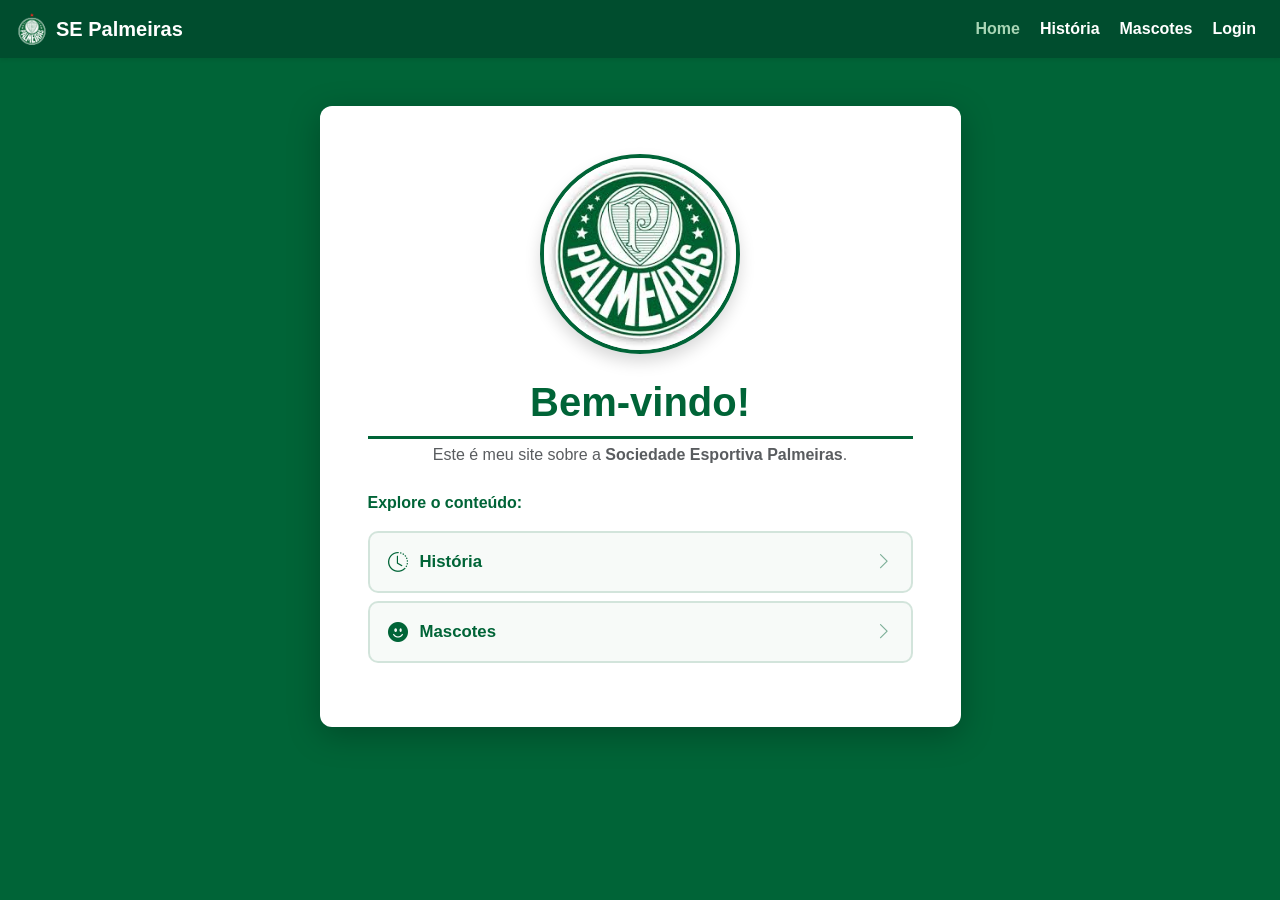
<file: index.html>
<!DOCTYPE html>
<html lang="pt-br">
  <head>
    <meta charset="UTF-8" />
    <meta name="viewport" content="width=device-width, initial-scale=1.0" />
    <title>Home – Palmeiras</title>
    <link rel="shortcut icon" href="Assets/logo-palmeiras-star.webp" />
    <link
      rel="stylesheet"
      href="https://cdn.jsdelivr.net/npm/bootstrap@5.3.3/dist/css/bootstrap.min.css"
    />
    <link
      rel="stylesheet"
      href="https://cdn.jsdelivr.net/npm/bootstrap-icons@1.11.3/font/bootstrap-icons.min.css"
    />
    <link rel="stylesheet" href="styles.css" />
  </head>

  <body>
    <nav class="navbar navbar-expand-md navbar-palmeiras shadow-sm">
      <div class="container-fluid px-3">
        <a class="navbar-brand d-flex align-items-center gap-2" href="index.html">
          <img
            src="Assets/logo-palmeiras-star.webp"
            alt="Logo Palmeiras"
            width="32"
            height="32"
          />
          <span>SE Palmeiras</span>
        </a>
        <button
          class="navbar-toggler"
          type="button"
          data-bs-toggle="collapse"
          data-bs-target="#mainNav"
          aria-label="Abrir menu"
        >
          <span class="navbar-toggler-icon"></span>
        </button>
        <div class="collapse navbar-collapse" id="mainNav">
          <ul class="navbar-nav ms-auto gap-1">
            <li class="nav-item"><a class="nav-link active" href="index.html">Home</a></li>
            <li class="nav-item"><a class="nav-link" href="historia.html">História</a></li>
            <li class="nav-item"><a class="nav-link" href="mascotes.html">Mascotes</a></li>
            <li class="nav-item"><a class="nav-link" href="login.html">Login</a></li>
          </ul>
        </div>
      </div>
    </nav>
    <div class="container py-5">
      <div class="row justify-content-center">
        <div class="col-12 col-lg-7">
          <div class="page-card p-4 p-md-5 text-center">
            <img
              src="Assets/escudo.jpg"
              alt="Escudo do Palmeiras"
              class="img-fluid mb-4 rounded-circle shadow"
              style="max-width: 200px; border: 4px solid #006437;"
            />

            <h1 class="page-title fw-bold mb-1">Bem-vindo!</h1>
            <p class="text-muted mb-4">
              Este é meu site sobre a
              <strong>Sociedade Esportiva Palmeiras</strong>.
            </p>

            <p class="fw-semibold text-start mb-3" style="color:#006437">
              Explore o conteúdo:
            </p>

            <ul class="list-unstyled nav-list d-flex flex-column gap-2">
              <li>
                <a href="historia.html" class="nav-item-link">
                  <i class="bi bi-clock-history fs-5"></i>
                  História
                  <span class="nav-arrow"><i class="bi bi-chevron-right"></i></span>
                </a>
              </li>
                <a href="mascotes.html" class="nav-item-link">
                  <i class="bi bi-emoji-smile-fill fs-5"></i>
                  Mascotes
                  <span class="nav-arrow"><i class="bi bi-chevron-right"></i></span>
                </a>
              </li>
            </ul>
          </div>
        </div>
      </div>
    </div>

    <script src="https://cdn.jsdelivr.net/npm/bootstrap@5.3.3/dist/js/bootstrap.bundle.min.js"></script>
  </body>
</html>
</file>
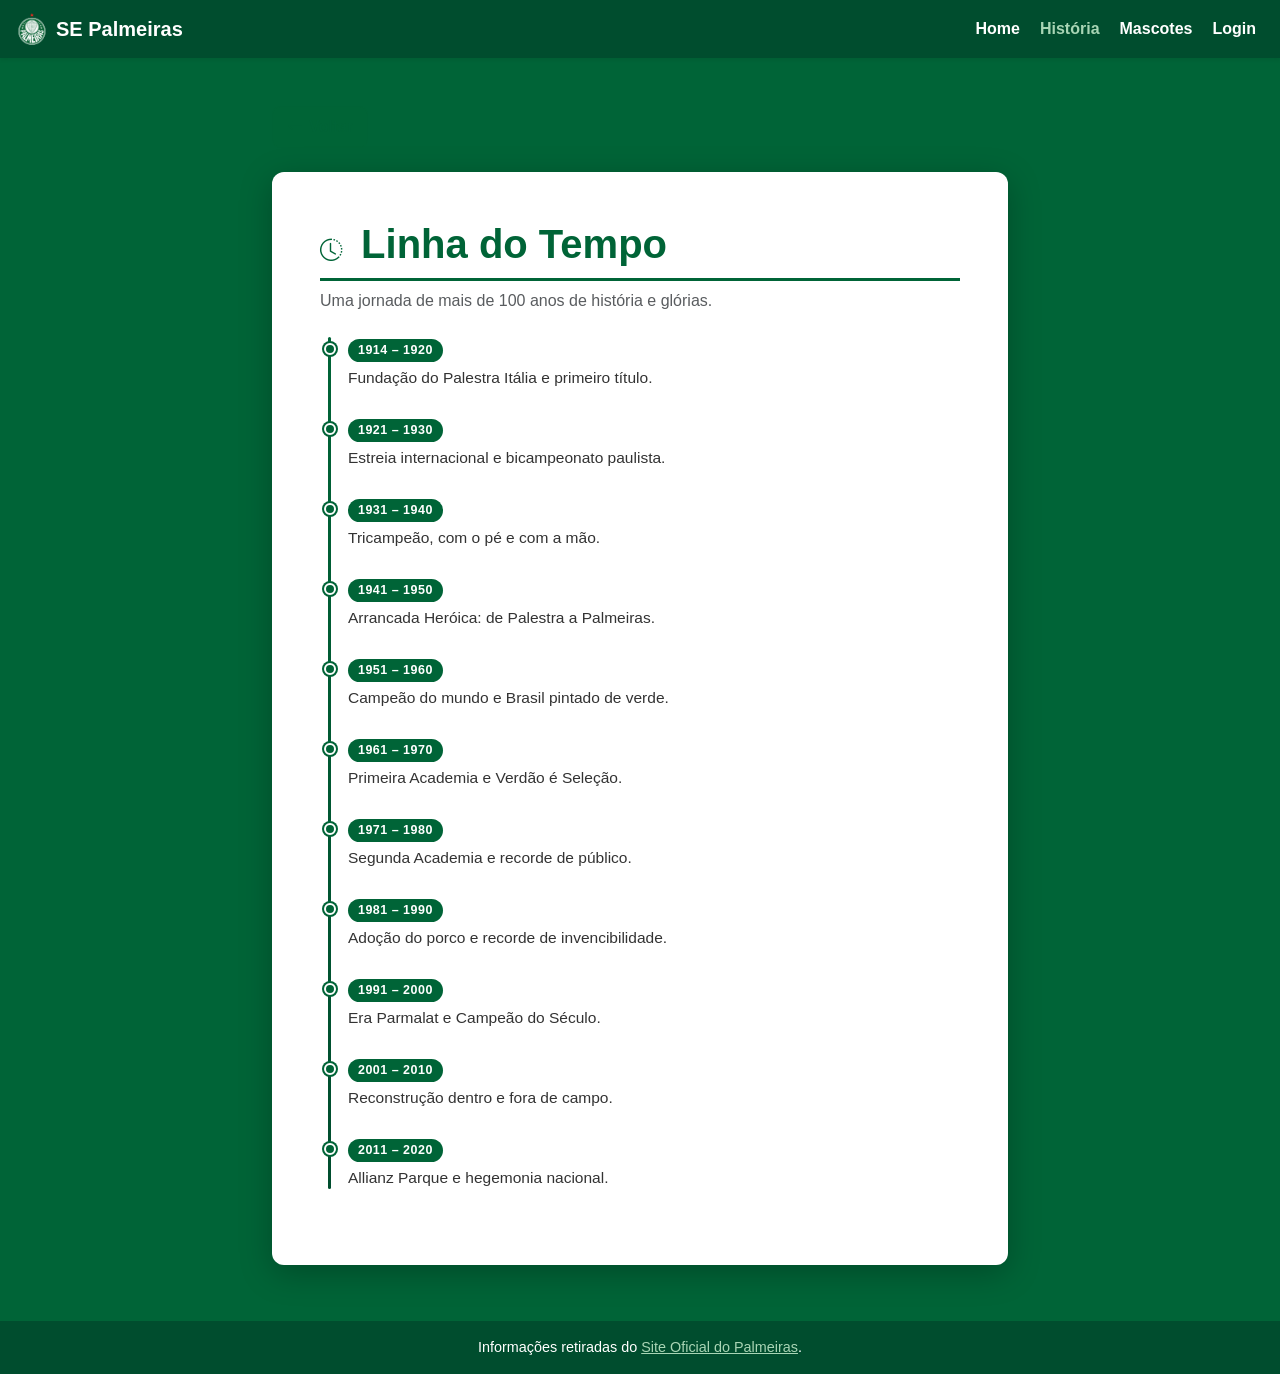
<file: historia.html>
<!DOCTYPE html>
<html lang="pt-br">
  <head>
    <meta charset="UTF-8" />
    <meta name="viewport" content="width=device-width, initial-scale=1.0" />
    <title>História – Palmeiras</title>
    <link rel="shortcut icon" href="Assets/logo-palmeiras-star.webp" />
    <link
      rel="stylesheet"
      href="https://cdn.jsdelivr.net/npm/bootstrap@5.3.3/dist/css/bootstrap.min.css"
    />
    <link
      rel="stylesheet"
      href="https://cdn.jsdelivr.net/npm/bootstrap-icons@1.11.3/font/bootstrap-icons.min.css"
    />
    <link rel="stylesheet" href="styles.css" />
  </head>

  <body>
    <nav class="navbar navbar-expand-md navbar-palmeiras shadow-sm">
      <div class="container-fluid px-3">
        <a class="navbar-brand d-flex align-items-center gap-2" href="index.html">
          <img
            src="Assets/logo-palmeiras-star.webp"
            alt="Logo Palmeiras"
            width="32"
            height="32"
          />
          <span>SE Palmeiras</span>
        </a>
        <button
          class="navbar-toggler"
          type="button"
          data-bs-toggle="collapse"
          data-bs-target="#mainNav"
          aria-label="Abrir menu"
        >
          <span class="navbar-toggler-icon"></span>
        </button>
        <div class="collapse navbar-collapse" id="mainNav">
          <ul class="navbar-nav ms-auto gap-1">
            <li class="nav-item"><a class="nav-link" href="index.html">Home</a></li>
            <li class="nav-item"><a class="nav-link active" href="historia.html">História</a></li>
            <li class="nav-item"><a class="nav-link" href="mascotes.html">Mascotes</a></li>
            <li class="nav-item"><a class="nav-link" href="login.html">Login</a></li>
          </ul>
        </div>
      </div>
    </nav>

    <div class="container py-5">
      <div class="row justify-content-center">
        <div class="col-12 col-lg-8">

          <a href="index.html" class="btn-back mb-4 d-inline-flex">
            <i class="bi bi-arrow-left"></i>
            Voltar
          </a>

          <div class="page-card p-4 p-md-5">
            <h1 class="page-title fw-bold mb-2">
              <i class="bi bi-clock-history me-2" style="font-size:1.4rem"></i>
              Linha do Tempo
            </h1>
            <p class="text-muted mb-4">
              Uma jornada de mais de 100 anos de história e glórias.
            </p>

            <div class="timeline">

              <div class="timeline-item">
                <span class="timeline-period">1914 – 1920</span>
                <p>Fundação do Palestra Itália e primeiro título.</p>
              </div>

              <div class="timeline-item">
                <span class="timeline-period">1921 – 1930</span>
                <p>Estreia internacional e bicampeonato paulista.</p>
              </div>

              <div class="timeline-item">
                <span class="timeline-period">1931 – 1940</span>
                <p>Tricampeão, com o pé e com a mão.</p>
              </div>

              <div class="timeline-item">
                <span class="timeline-period">1941 – 1950</span>
                <p>Arrancada Heróica: de Palestra a Palmeiras.</p>
              </div>

              <div class="timeline-item">
                <span class="timeline-period">1951 – 1960</span>
                <p>Campeão do mundo e Brasil pintado de verde.</p>
              </div>

              <div class="timeline-item">
                <span class="timeline-period">1961 – 1970</span>
                <p>Primeira Academia e Verdão é Seleção.</p>
              </div>

              <div class="timeline-item">
                <span class="timeline-period">1971 – 1980</span>
                <p>Segunda Academia e recorde de público.</p>
              </div>

              <div class="timeline-item">
                <span class="timeline-period">1981 – 1990</span>
                <p>Adoção do porco e recorde de invencibilidade.</p>
              </div>

              <div class="timeline-item">
                <span class="timeline-period">1991 – 2000</span>
                <p>Era Parmalat e Campeão do Século.</p>
              </div>

              <div class="timeline-item">
                <span class="timeline-period">2001 – 2010</span>
                <p>Reconstrução dentro e fora de campo.</p>
              </div>

              <div class="timeline-item">
                <span class="timeline-period">2011 – 2020</span>
                <p>Allianz Parque e hegemonia nacional.</p>
              </div>

            </div>
          </div>
        </div>
      </div>
    </div>

    <footer class="site-footer text-center py-3 mt-2">
      <p class="mb-0">
        Informações retiradas do
        <a
          href="https://www.palmeiras.com.br/linha_do_tempo/"
          target="_blank"
          rel="noopener"
        >Site Oficial do Palmeiras</a>.
      </p>
    </footer>

    <script src="https://cdn.jsdelivr.net/npm/bootstrap@5.3.3/dist/js/bootstrap.bundle.min.js"></script>
  </body>
</html>
</file>
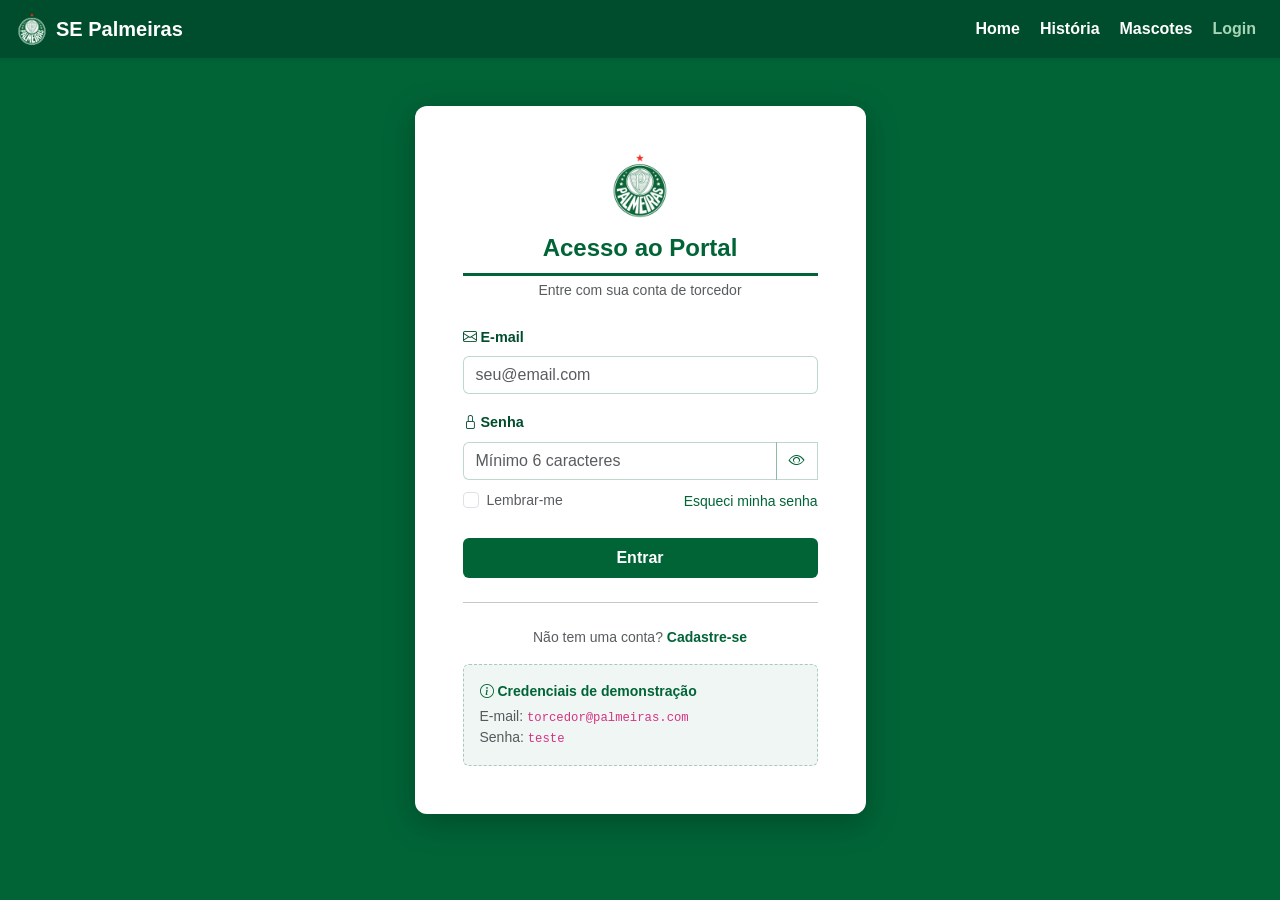
<file: login.html>
<!DOCTYPE html>
<html lang="pt-br">
  <head>
    <meta charset="UTF-8" />
    <meta name="viewport" content="width=device-width, initial-scale=1.0" />
    <title>Login – Palmeiras</title>
    <link rel="shortcut icon" href="Assets/logo-palmeiras-star.webp" />
    <link
      rel="stylesheet"
      href="https://cdn.jsdelivr.net/npm/bootstrap@5.3.3/dist/css/bootstrap.min.css"
    />
    <link
      rel="stylesheet"
      href="https://cdn.jsdelivr.net/npm/bootstrap-icons@1.11.3/font/bootstrap-icons.min.css"
    />
    <link rel="stylesheet" href="styles.css" />
  </head>

  <body>
    <!-- ── Navbar ── -->
    <nav class="navbar navbar-expand-md navbar-palmeiras shadow-sm">
      <div class="container-fluid px-3">
        <a class="navbar-brand d-flex align-items-center gap-2" href="index.html">
          <img
            src="Assets/logo-palmeiras-star.webp"
            alt="Logo Palmeiras"
            width="32"
            height="32"
          />
          <span>SE Palmeiras</span>
        </a>
        <button
          class="navbar-toggler"
          type="button"
          data-bs-toggle="collapse"
          data-bs-target="#mainNav"
          aria-label="Abrir menu"
        >
          <span class="navbar-toggler-icon"></span>
        </button>
        <div class="collapse navbar-collapse" id="mainNav">
          <ul class="navbar-nav ms-auto gap-1">
            <li class="nav-item"><a class="nav-link" href="index.html">Home</a></li>
            <li class="nav-item"><a class="nav-link" href="historia.html">História</a></li>
            <li class="nav-item"><a class="nav-link" href="mascotes.html">Mascotes</a></li>
            <li class="nav-item"><a class="nav-link active" href="login.html">Login</a></li>
          </ul>
        </div>
      </div>
    </nav>

    <!-- ── Conteúdo ── -->
    <div class="container py-5">
      <div class="row justify-content-center">
        <div class="col-12 col-sm-10 col-md-8 col-lg-5">

          <!-- Alerta de feedback (oculto por padrão) -->
          <div id="loginAlert" class="alert alert-dismissible fade" role="alert" hidden></div>

          <!-- Card de login -->
          <div class="page-card p-4 p-md-5">

            <!-- Cabeçalho -->
            <div class="text-center mb-4">
              <img
                src="Assets/logo-palmeiras-star.webp"
                alt="Logo Palmeiras"
                width="64"
                height="64"
                class="mb-3"
              />
              <h1 class="page-title fw-bold fs-4 mb-1">Acesso ao Portal</h1>
              <p class="text-muted small mb-0">Entre com sua conta de torcedor</p>
            </div>

            <!-- Formulário -->
            <form id="loginForm" novalidate autocomplete="off">

              <!-- E-mail -->
              <div class="mb-3">
                <label for="email" class="form-label login-label">
                  <i class="bi bi-envelope me-1"></i>E-mail
                </label>
                <input
                  type="email"
                  id="email"
                  name="email"
                  class="form-control login-input"
                  placeholder="seu@email.com"
                  autocomplete="username"
                  required
                />
                <div class="invalid-feedback">Informe um e-mail válido.</div>
              </div>

              <!-- Senha -->
              <div class="mb-2">
                <label for="senha" class="form-label login-label">
                  <i class="bi bi-lock me-1"></i>Senha
                </label>
                <div class="input-group">
                  <input
                    type="password"
                    id="senha"
                    name="senha"
                    class="form-control login-input"
                    placeholder="Mínimo 6 caracteres"
                    autocomplete="current-password"
                    required
                  />
                  <button
                    id="toggleSenha"
                    type="button"
                    class="btn btn-outline-secondary toggle-senha"
                    aria-label="Mostrar senha"
                    tabindex="-1"
                  >
                    <i class="bi bi-eye"></i>
                  </button>
                  <div class="invalid-feedback">A senha é obrigatória (mín. 6 caracteres).</div>
                </div>
              </div>

              <!-- Lembrar-me + Esqueci senha -->
              <div class="d-flex justify-content-between align-items-center mb-4">
                <div class="form-check">
                  <input class="form-check-input" type="checkbox" id="lembrar" />
                  <label class="form-check-label small text-muted" for="lembrar">
                    Lembrar-me
                  </label>
                </div>
                <a href="#" class="small login-link">Esqueci minha senha</a>
              </div>

              <!-- Botão submit -->
              <button
                id="btnLogin"
                type="submit"
                class="btn btn-verde w-100 fw-semibold py-2"
              >
                <span
                  id="btnSpinner"
                  class="spinner-border spinner-border-sm me-2"
                  role="status"
                  aria-hidden="true"
                  hidden
                ></span>
                <span id="btnText">Entrar</span>
              </button>

            </form>

            <!-- Rodapé do card -->
            <hr class="my-4" />
            <p class="text-center small text-muted mb-0">
              Não tem uma conta?
              <a href="#" class="login-link fw-semibold">Cadastre-se</a>
            </p>

            <!-- Dica de demonstração -->
            <div class="login-demo-hint mt-3 p-3 rounded">
              <p class="mb-1 small fw-semibold" style="color:#006437;">
                <i class="bi bi-info-circle me-1"></i>Credenciais de demonstração
              </p>
              <p class="mb-0 small text-muted">
                E-mail: <code>torcedor@palmeiras.com</code><br/>
                Senha: <code>teste</code>
              </p>
            </div>

          </div><!-- /page-card -->
        </div>
      </div>
    </div>

    <script src="https://cdn.jsdelivr.net/npm/bootstrap@5.3.3/dist/js/bootstrap.bundle.min.js"></script>
    <script src="login.js"></script>
  </body>
</html>
</file>
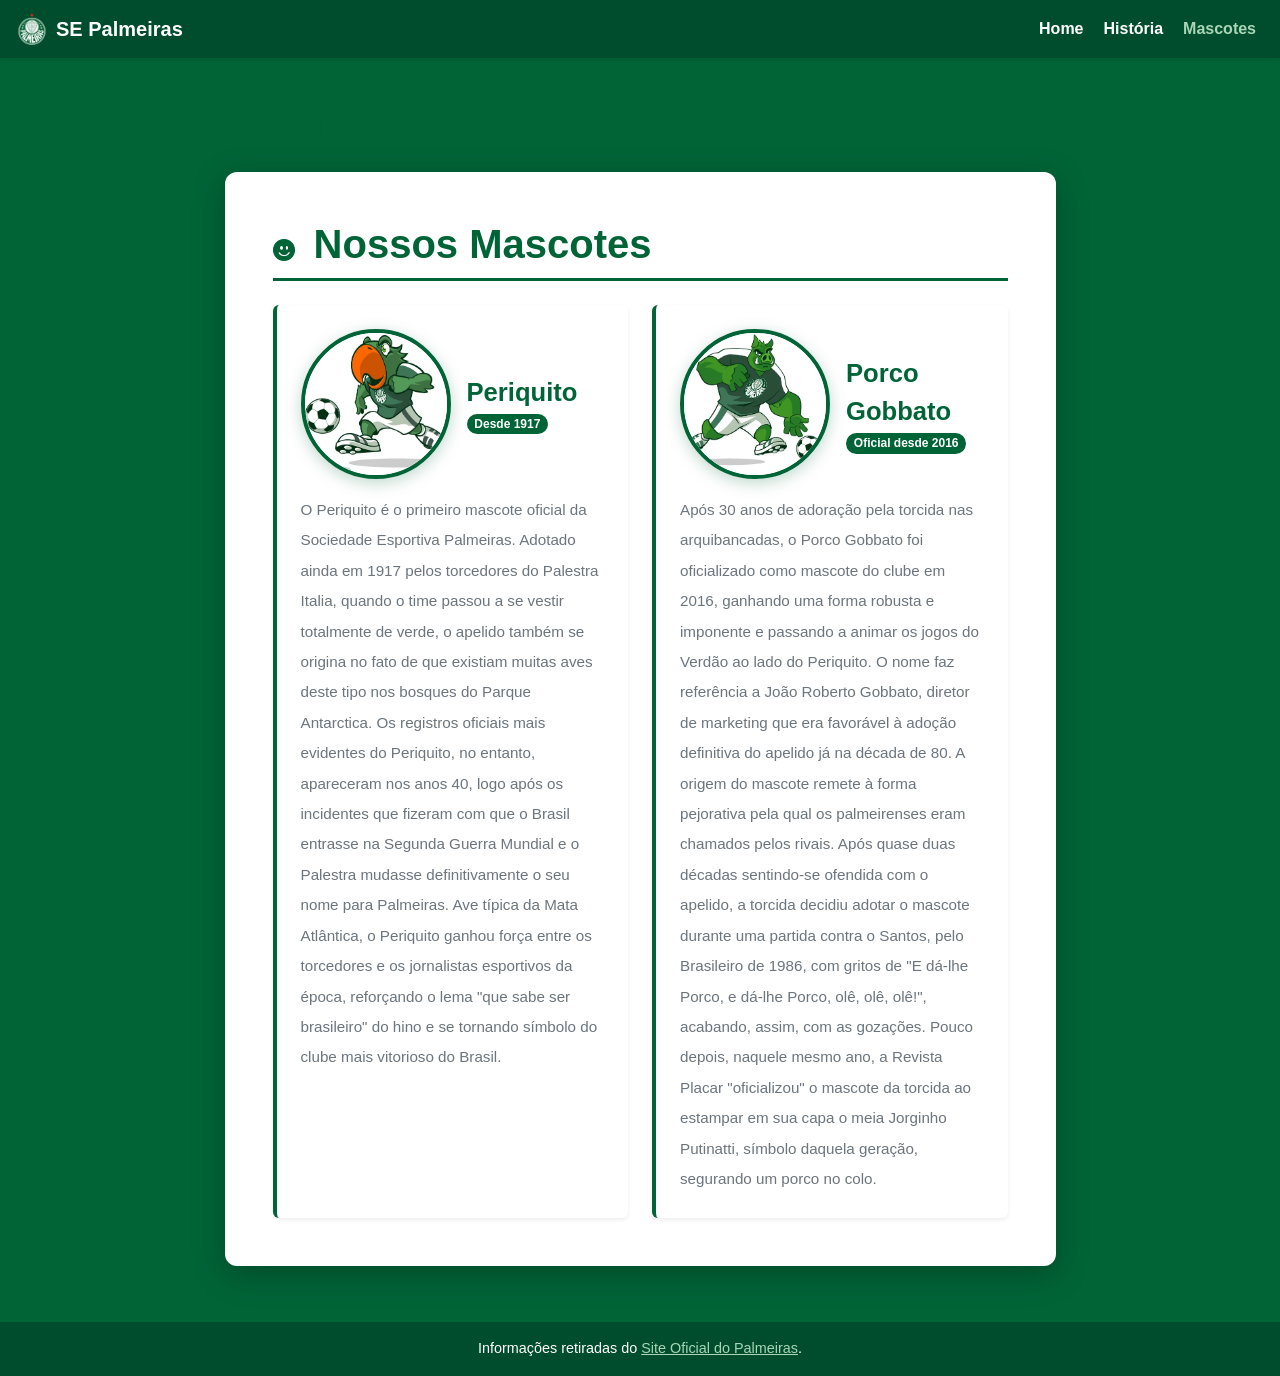
<file: mascotes.html>
<!DOCTYPE html>
<html lang="pt-br">
  <head>
    <meta charset="UTF-8" />
    <meta name="viewport" content="width=device-width, initial-scale=1.0" />
    <title>Mascotes – Palmeiras</title>
    <link rel="shortcut icon" href="Assets/logo-palmeiras-star.webp" />
    <link
      rel="stylesheet"
      href="https://cdn.jsdelivr.net/npm/bootstrap@5.3.3/dist/css/bootstrap.min.css"
    />
    <link
      rel="stylesheet"
      href="https://cdn.jsdelivr.net/npm/bootstrap-icons@1.11.3/font/bootstrap-icons.min.css"
    />
    <link rel="stylesheet" href="styles.css" />
  </head>

  <body>
    <nav class="navbar navbar-expand-md navbar-palmeiras shadow-sm">
      <div class="container-fluid px-3">
        <a class="navbar-brand d-flex align-items-center gap-2" href="index.html">
          <img
            src="Assets/logo-palmeiras-star.webp"
            alt="Logo Palmeiras"
            width="32"
            height="32"
          />
          <span>SE Palmeiras</span>
        </a>
        <button
          class="navbar-toggler"
          type="button"
          data-bs-toggle="collapse"
          data-bs-target="#mainNav"
          aria-label="Abrir menu"
        >
          <span class="navbar-toggler-icon"></span>
        </button>
        <div class="collapse navbar-collapse" id="mainNav">
          <ul class="navbar-nav ms-auto gap-1">
            <li class="nav-item"><a class="nav-link" href="index.html">Home</a></li>
            <li class="nav-item"><a class="nav-link" href="historia.html">História</a></li>
            <li class="nav-item"><a class="nav-link active" href="mascotes.html">Mascotes</a></li>
          </ul>
        </div>
      </div>
    </nav>

    <div class="container py-5">
      <div class="row justify-content-center">
        <div class="col-12 col-lg-9">

          <a href="index.html" class="btn-back mb-4 d-inline-flex">
            <i class="bi bi-arrow-left"></i>
            Voltar
          </a>

          <div class="page-card p-4 p-md-5">
            <h1 class="page-title fw-bold mb-4">
              <i class="bi bi-emoji-smile-fill me-2" style="font-size:1.4rem"></i>
              Nossos Mascotes
            </h1>

            <div class="row g-4">

              <div class="col-12 col-md-6">
                <div class="card h-100 border-0 shadow-sm" style="border-left: 4px solid #006437 !important;">
                  <div class="card-body p-4">
                    <div class="d-flex align-items-center gap-3 mb-3">
                      <img
                        src="Assets/periquito.webp"
                        alt="Periquito do Palmeiras"
                        class="mascot-img flex-shrink-0"
                      />
                      <div>
                        <p class="mascot-name mb-0">Periquito</p>
                        <span class="badge rounded-pill" style="background-color:#006437; font-size:0.75rem;">
                          Desde 1917
                        </span>
                      </div>
                    </div>
                    <p class="card-text text-secondary lh-lg" style="font-size:0.95rem;">
                      O Periquito é o primeiro mascote oficial da Sociedade Esportiva Palmeiras.
                      Adotado ainda em 1917 pelos torcedores do Palestra Italia, quando o time
                      passou a se vestir totalmente de verde, o apelido também se origina no fato
                      de que existiam muitas aves deste tipo nos bosques do Parque Antarctica.
                      Os registros oficiais mais evidentes do Periquito, no entanto, apareceram
                      nos anos 40, logo após os incidentes que fizeram com que o Brasil entrasse
                      na Segunda Guerra Mundial e o Palestra mudasse definitivamente o seu nome
                      para Palmeiras. Ave típica da Mata Atlântica, o Periquito ganhou força entre
                      os torcedores e os jornalistas esportivos da época, reforçando o lema
                      "que sabe ser brasileiro" do hino e se tornando símbolo do clube mais
                      vitorioso do Brasil.
                    </p>
                  </div>
                </div>
              </div>

              <div class="col-12 col-md-6">
                <div class="card h-100 border-0 shadow-sm" style="border-left: 4px solid #006437 !important;">
                  <div class="card-body p-4">
                    <div class="d-flex align-items-center gap-3 mb-3">
                      <img
                        src="Assets/gobbato.webp"
                        alt="Porco Gobbato do Palmeiras"
                        class="mascot-img flex-shrink-0"
                      />
                      <div>
                        <p class="mascot-name mb-0">Porco Gobbato</p>
                        <span class="badge rounded-pill" style="background-color:#006437; font-size:0.75rem;">
                          Oficial desde 2016
                        </span>
                      </div>
                    </div>
                    <p class="card-text text-secondary lh-lg" style="font-size:0.95rem;">
                      Após 30 anos de adoração pela torcida nas arquibancadas, o Porco Gobbato foi
                      oficializado como mascote do clube em 2016, ganhando uma forma robusta e
                      imponente e passando a animar os jogos do Verdão ao lado do Periquito.
                      O nome faz referência a João Roberto Gobbato, diretor de marketing que era
                      favorável à adoção definitiva do apelido já na década de 80. A origem do
                      mascote remete à forma pejorativa pela qual os palmeirenses eram chamados
                      pelos rivais. Após quase duas décadas sentindo-se ofendida com o apelido,
                      a torcida decidiu adotar o mascote durante uma partida contra o Santos,
                      pelo Brasileiro de 1986, com gritos de "E dá-lhe Porco, e dá-lhe Porco,
                      olê, olê, olê!", acabando, assim, com as gozações. Pouco depois, naquele
                      mesmo ano, a Revista Placar "oficializou" o mascote da torcida ao estampar
                      em sua capa o meia Jorginho Putinatti, símbolo daquela geração,
                      segurando um porco no colo.
                    </p>
                  </div>
                </div>
              </div>

            </div>
          </div>
        </div>
      </div>
    </div>

    <footer class="site-footer text-center py-3 mt-2">
      <p class="mb-0">
        Informações retiradas do
        <a
          href="https://www.palmeiras.com.br/mascotes/"
          target="_blank"
          rel="noopener"
        >Site Oficial do Palmeiras</a>.
      </p>
    </footer>

    <script src="https://cdn.jsdelivr.net/npm/bootstrap@5.3.3/dist/js/bootstrap.bundle.min.js"></script>
  </body>
</html>
</file>
<file: styles.css>
:root {
    --verde-palmeiras: #006437;
    --verde-escuro:    #004d2e;
    --branco:          #ffffff;
}


body {
    background-color: var(--verde-palmeiras);
    font-family: Arial, sans-serif;
}


.navbar-palmeiras {
    background-color: var(--verde-escuro);
}

.navbar-palmeiras .navbar-brand,
.navbar-palmeiras .nav-link {
    color: var(--branco) !important;
    font-weight: 600;
}

.navbar-palmeiras .nav-link:hover,
.navbar-palmeiras .nav-link.active {
    color: #a8d5b5 !important;
}

.navbar-palmeiras .navbar-toggler {
    border-color: rgba(255, 255, 255, 0.4);
}

.navbar-palmeiras .navbar-toggler-icon {
    background-image: url("data:image/svg+xml,%3csvg xmlns='http://www.w3.org/2000/svg' viewBox='0 0 30 30'%3e%3cpath stroke='rgba%28255,255,255,0.9%29' stroke-linecap='round' stroke-miterlimit='10' stroke-width='2' d='M4 7h22M4 15h22M4 23h22'/%3e%3c/svg%3e");
}


.page-card {
    background-color: var(--branco);
    border-radius: 12px;
    box-shadow: 0 8px 32px rgba(0, 0, 0, 0.25);
}


h1.page-title {
    color: var(--verde-palmeiras);
    border-bottom: 3px solid var(--verde-palmeiras);
    padding-bottom: 10px;
}

h2, h3 {
    color: var(--verde-palmeiras);
}

.btn-verde {
    background-color: var(--verde-palmeiras);
    color: var(--branco);
    border: none;
    transition: background-color 0.3s ease, transform 0.2s ease, box-shadow 0.2s ease;
}

.btn-verde:hover {
    background-color: var(--verde-escuro);
    color: var(--branco);
    transform: translateY(-2px);
    box-shadow: 0 5px 15px rgba(0, 100, 55, 0.35);
}


.btn-back {
    display: inline-flex;
    align-items: center;
    gap: 6px;
    padding: 8px 14px;
    background: rgba(0, 100, 55, 0.08);
    border: 1px solid rgba(0, 100, 55, 0.2);
    border-radius: 8px;
    color: var(--verde-palmeiras);
    font-weight: 600;
    text-decoration: none;
    transition: all 0.25s ease;
}

.btn-back:hover {
    background: rgba(0, 100, 55, 0.15);
    transform: translateX(-4px);
    color: var(--verde-escuro);
}


.timeline {
    position: relative;
    padding-left: 28px;
}

.timeline::before {
    content: "";
    position: absolute;
    left: 8px;
    top: 0;
    bottom: 0;
    width: 3px;
    background: linear-gradient(to bottom, var(--verde-palmeiras), var(--verde-escuro));
    border-radius: 3px;
}

.timeline-item {
    position: relative;
    margin-bottom: 28px;
}

.timeline-item::before {
    content: "";
    position: absolute;
    left: -24px;
    top: 6px;
    width: 12px;
    height: 12px;
    border-radius: 50%;
    background-color: var(--verde-palmeiras);
    border: 2px solid var(--branco);
    box-shadow: 0 0 0 2px var(--verde-palmeiras);
}

.timeline-period {
    font-size: 0.78rem;
    font-weight: 700;
    color: var(--branco);
    background-color: var(--verde-palmeiras);
    display: inline-block;
    padding: 2px 10px;
    border-radius: 20px;
    margin-bottom: 4px;
    letter-spacing: 0.04em;
}

.timeline-item p {
    margin: 0;
    color: #333;
    font-size: 0.97rem;
}

.mascot-name {
    color: var(--verde-palmeiras);
    font-size: 1.6rem;
    font-weight: 700;
}

.mascot-img {
    width: 150px;
    height: 150px;
    object-fit: cover;
    border-radius: 50%;
    border: 4px solid var(--verde-palmeiras);
    box-shadow: 0 4px 16px rgba(0, 100, 55, 0.25);
}


.nav-list .nav-item-link {
    display: flex;
    align-items: center;
    gap: 12px;
    padding: 14px 18px;
    border: 2px solid rgba(0, 100, 55, 0.15);
    border-radius: 10px;
    color: var(--verde-palmeiras);
    font-weight: 600;
    font-size: 1.05rem;
    text-decoration: none;
    transition: all 0.25s ease;
    background: rgba(0, 100, 55, 0.03);
}

.nav-list .nav-item-link:hover {
    background-color: var(--verde-palmeiras);
    color: var(--branco);
    border-color: var(--verde-palmeiras);
    transform: translateX(6px);
}

.nav-list .nav-item-link .nav-arrow {
    margin-left: auto;
    font-size: 1.1rem;
    opacity: 0.5;
}


footer.site-footer {
    background-color: var(--verde-escuro);
    color: var(--branco);
    font-size: 0.9rem;
}

footer.site-footer a {
    color: #a8d5b5;
}

footer.site-footer a:hover {
    color: var(--branco);
}


.login-label {
    font-weight: 600;
    font-size: 0.9rem;
    color: var(--verde-escuro);
}

.login-input {
    border: 1.5px solid rgba(0, 100, 55, 0.25);
    transition: border-color 0.2s ease, box-shadow 0.2s ease;
}

.login-input:focus {
    border-color: var(--verde-palmeiras);
    box-shadow: 0 0 0 3px rgba(0, 100, 55, 0.15);
}

.login-input.is-valid {
    border-color: #198754;
    background-image: none;
}

.login-input.is-invalid {
    border-color: #dc3545;
    background-image: none;
}

.toggle-senha {
    border: 1.5px solid rgba(0, 100, 55, 0.25);
    color: var(--verde-palmeiras);
    transition: all 0.2s ease;
}

.toggle-senha:hover {
    background-color: var(--verde-palmeiras);
    color: var(--branco);
    border-color: var(--verde-palmeiras);
}


.input-group .login-input.is-invalid ~ .toggle-senha {
    border-color: #dc3545;
}


.login-link {
    color: var(--verde-palmeiras);
    text-decoration: none;
    transition: color 0.2s ease;
}

.login-link:hover {
    color: var(--verde-escuro);
    text-decoration: underline;
}

.login-demo-hint {
    background-color: rgba(0, 100, 55, 0.06);
    border: 1px dashed rgba(0, 100, 55, 0.3);
}
</file>
